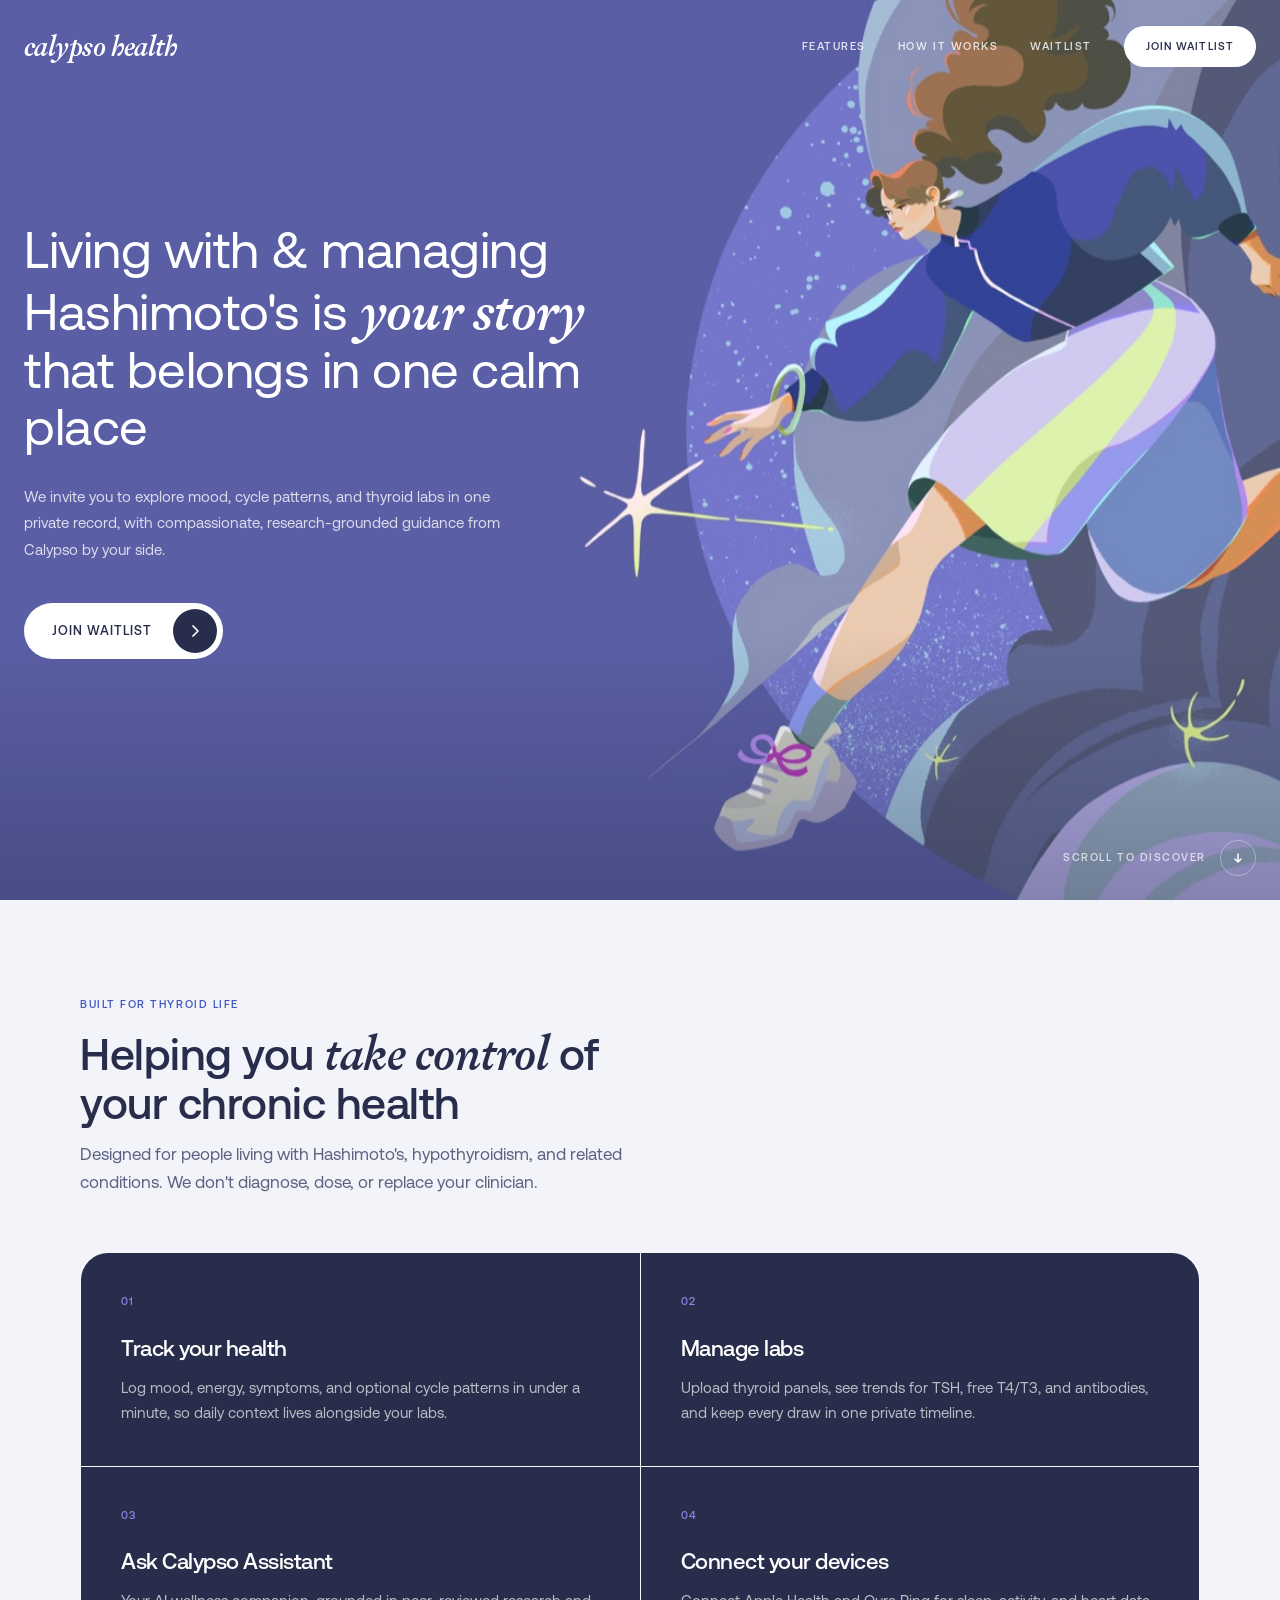
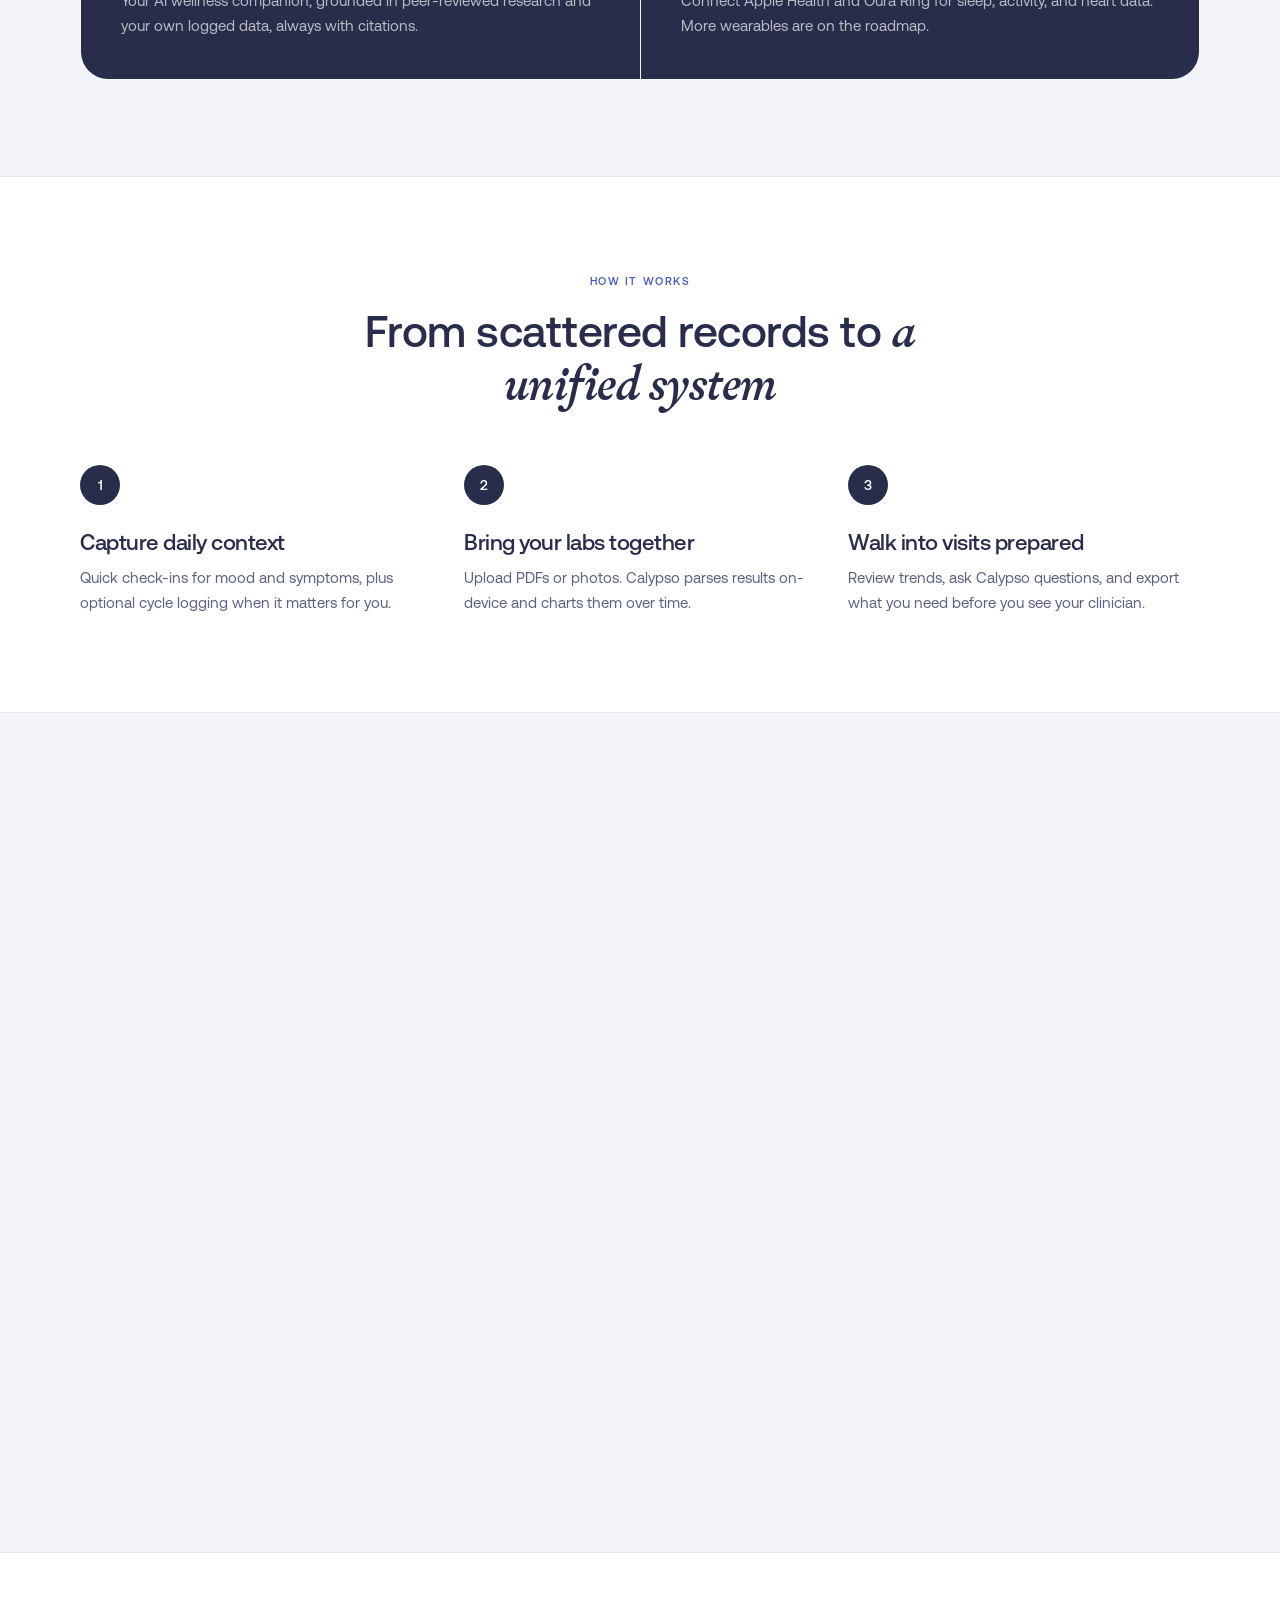
<file: index.html>
<!DOCTYPE html>
<html lang="en">
<head>
  <meta charset="UTF-8" />
  <meta name="viewport" content="width=device-width, initial-scale=1" />
  <meta name="description" content="Calypso Health is a Hashimoto’s companion for mood, cycle, labs, and AI-guided wellness insights." />
  <meta name="theme-color" content="#5672db" />
  <title>Calypso Health | Hashimoto’s companion for mood, cycle &amp; labs</title>
  <link rel="canonical" href="https://calypsohealth.org/" />
  <link rel="icon" href="favicon.svg" type="image/svg+xml" />
  <meta property="og:type" content="website" />
  <meta property="og:site_name" content="Calypso Health" />
  <meta property="og:url" content="https://calypsohealth.org/" />
  <meta property="og:title" content="Calypso Health | Hashimoto’s companion for mood, cycle &amp; labs" />
  <meta property="og:description" content="Calypso Health is a Hashimoto’s companion for mood, cycle, labs, and AI-guided wellness insights." />
  <meta property="og:image" content="https://calypsohealth.org/images/og.png" />
  <meta property="og:image:width" content="1200" />
  <meta property="og:image:height" content="630" />
  <meta property="og:image:alt" content="Calypso Health landing page — Hashimoto’s companion for mood, cycle, and labs" />
  <meta name="twitter:card" content="summary_large_image" />
  <meta name="twitter:title" content="Calypso Health | Hashimoto’s companion for mood, cycle &amp; labs" />
  <meta name="twitter:description" content="Calypso Health is a Hashimoto’s companion for mood, cycle, labs, and AI-guided wellness insights." />
  <meta name="twitter:image" content="https://calypsohealth.org/images/og.png" />
  <link rel="stylesheet" href="styles.css?v=footer-credit" />
</head>
<body>
  <section class="hero-full" id="top">
    <div class="hero-bg" aria-hidden="true">
      <img
        class="hero-bg__photo"
        src="images/hero-illustration.jpg"
        srcset="images/hero-illustration-1440.jpg 1440w, images/hero-illustration.jpg 2880w"
        sizes="100vw"
        alt=""
        decoding="async"
        fetchpriority="high"
      />
    </div>
    <div class="hero-overlay" aria-hidden="true"></div>

    <header class="site-header">
      <a class="logo" href="#">calypso <span class="logo-health">health</span></a>
      <nav class="nav" aria-label="Primary">
        <a href="#features">Features</a>
        <a href="#how-it-works">How it works</a>
        <a href="#waitlist">Waitlist</a>
        <a href="#waitlist" class="nav-cta">Join waitlist</a>
      </nav>
    </header>

    <div class="hero-inner">
      <div class="hero-content">
        <h1>
          <span class="hero-nowrap">Living with &amp; managing</span> Hashimoto's is <em>your story</em> that belongs in one calm place
        </h1>
        <p class="hero-lead">
          We invite you to explore mood, cycle patterns, and thyroid labs in one private record, with compassionate, research-grounded guidance from Calypso by your side.
        </p>
        <a class="btn-hero" href="#waitlist">
          <span class="btn-hero__label">Join waitlist</span>
          <span class="btn-hero__icon" aria-hidden="true">
            <svg width="18" height="18" viewBox="0 0 18 18" fill="none">
              <path d="M7 4l5 5-5 5" stroke="currentColor" stroke-width="1.75" stroke-linecap="round" stroke-linejoin="round"/>
            </svg>
          </span>
        </a>
      </div>

    </div>

    <a class="scroll-hint" href="#features">
      <span>Scroll to discover</span>
      <span class="scroll-hint__icon" aria-hidden="true">
        <svg width="14" height="14" viewBox="0 0 14 14" fill="none">
          <path d="M7 3v8M4 8l3 3 3-3" stroke="currentColor" stroke-width="1.5" stroke-linecap="round" stroke-linejoin="round"/>
        </svg>
      </span>
    </a>
  </section>

  <main>
    <section class="features lazy-section" id="features">
      <div class="container">
        <div class="section-head lazy-item">
          <p class="eyebrow">Built for thyroid life</p>
          <h2>Helping you <em>take control</em> of your chronic health</h2>
          <p class="section-lead">Designed for people living with Hashimoto's, hypothyroidism, and related conditions. We don't diagnose, dose, or replace your clinician.</p>
        </div>

        <div class="feature-grid">
          <article class="feature-card lazy-item">
            <span class="feature-label">01</span>
            <h3>Track your health</h3>
            <p>Log mood, energy, symptoms, and optional cycle patterns in under a minute, so daily context lives alongside your labs.</p>
          </article>
          <article class="feature-card lazy-item">
            <span class="feature-label">02</span>
            <h3>Manage labs</h3>
            <p>Upload thyroid panels, see trends for TSH, free T4/T3, and antibodies, and keep every draw in one private timeline.</p>
          </article>
          <article class="feature-card lazy-item">
            <span class="feature-label">03</span>
            <h3>Ask Calypso Assistant</h3>
            <p>Your AI wellness companion, grounded in peer-reviewed research and your own logged data, always with citations.</p>
          </article>
          <article class="feature-card lazy-item">
            <span class="feature-label">04</span>
            <h3>Connect your devices</h3>
            <p>Connect Apple Health and Oura Ring for sleep, activity, and heart data. More wearables are on the roadmap.</p>
          </article>
        </div>
      </div>
    </section>

    <section class="how-it-works lazy-section" id="how-it-works">
      <div class="container">
        <div class="section-head section-head--center lazy-item">
          <p class="eyebrow">How it works</p>
          <h2>From scattered records to <em>a unified system</em></h2>
        </div>

        <ol class="steps">
          <li class="lazy-item">
            <span class="step-num">1</span>
            <div>
              <h3>Capture daily context</h3>
              <p>Quick check-ins for mood and symptoms, plus optional cycle logging when it matters for you.</p>
            </div>
          </li>
          <li class="lazy-item">
            <span class="step-num">2</span>
            <div>
              <h3>Bring your labs together</h3>
              <p>Upload PDFs or photos. Calypso parses results on-device and charts them over time.</p>
            </div>
          </li>
          <li class="lazy-item">
            <span class="step-num">3</span>
            <div>
              <h3>Walk into visits prepared</h3>
              <p>Review trends, ask Calypso questions, and export what you need before you see your clinician.</p>
            </div>
          </li>
        </ol>
      </div>
    </section>

    <section class="waitlist lazy-section" id="waitlist">
      <div class="container waitlist-inner">
        <div class="waitlist-copy">
          <p class="eyebrow">Early access</p>
          <h2>Be first to try Calypso.</h2>
          <p>We're preparing a TestFlight beta for iPhone. Join the waitlist and we'll reach out when a spot opens.</p>
        </div>
        <form class="waitlist-form" id="waitlist-form" action="https://formsubmit.co/kelly@calypsoai.health" method="POST" novalidate>
          <label class="sr-only" for="email">Email address</label>
          <input type="email" id="email" name="email" placeholder="you@example.com" required autocomplete="email" />
          <input type="hidden" name="_subject" value="New Calypso waitlist signup" />
          <input type="hidden" name="_captcha" value="false" />
          <input type="hidden" name="_template" value="table" />
          <input type="hidden" name="message" id="waitlist-message" value="" />
          <input type="hidden" name="_cc" value="andreea@calypsoai.health" />
          <input type="hidden" name="_next" value="https://calypsohealth.org/?joined=1#waitlist" />
          <button type="submit" class="btn btn-primary" id="waitlist-submit">Join waitlist</button>
        </form>
        <p class="form-status" id="waitlist-status" role="status" aria-live="polite" hidden></p>
        <p class="form-note">No spam. Unsubscribe anytime. · Coming soon to iPhone<br />By joining, you agree we may email you about early access. See our <a href="privacy.html">Privacy Policy</a> and <a href="terms.html">Terms</a>.</p>
      </div>
    </section>

    <section class="disclaimer lazy-section">
      <div class="container">
        <p><strong>Important:</strong> Calypso Health does not diagnose conditions, recommend medication changes, or replace care from your clinician. All data is for your personal health record.</p>
      </div>
    </section>
  </main>

  <footer class="site-footer lazy-section">
    <div class="container footer-inner">
      <span class="footer-logo">calypso health</span>
      <span>© 2026 Calypso Health</span>
      <span class="footer-credit">Illustration by <a href="https://kimsalt.com/" target="_blank" rel="noopener noreferrer">Kim Salt</a></span>
      <nav class="footer-nav" aria-label="Footer">
        <a href="#features">Features</a>
        <a href="#waitlist">Waitlist</a>
        <a href="faq.html">FAQ</a>
        <a href="privacy.html">Privacy</a>
        <a href="terms.html">Terms</a>
        <a href="https://www.instagram.com/calypso_health/" target="_blank" rel="noopener noreferrer">Instagram</a>
        <a href="mailto:hello@calypsoai.health">Contact</a>
      </nav>
    </div>
  </footer>

  <script src="config.js"></script>
  <script>
    (function () {
      var reducedMotion = window.matchMedia("(prefers-reduced-motion: reduce)").matches;

      function revealSection(section) {
        if (section.classList.contains("is-visible")) return;
        section.classList.add("is-visible");
      }

      if (reducedMotion) {
        document.querySelectorAll(".lazy-section").forEach(revealSection);
      } else if ("IntersectionObserver" in window) {
        var sectionObserver = new IntersectionObserver(function (entries) {
          entries.forEach(function (entry) {
            if (entry.isIntersecting) {
              revealSection(entry.target);
              sectionObserver.unobserve(entry.target);
            }
          });
        }, { rootMargin: "0px 0px -8% 0px", threshold: 0.12 });

        document.querySelectorAll(".lazy-section").forEach(function (section) {
          sectionObserver.observe(section);
        });
      } else {
        document.querySelectorAll(".lazy-section").forEach(revealSection);
      }

      (function setupWaitlistForm() {
        var form = document.getElementById("waitlist-form");
        var input = document.getElementById("email");
        var btn = document.getElementById("waitlist-submit");
        var status = document.getElementById("waitlist-status");
        if (!form || !input || !btn || !status) return;

        var config = window.CALYPSO_CONFIG || {};
        var notifyEmails = config.notifyEmails || [config.notifyEmail || "kelly@calypsoai.health"];
        if (!Array.isArray(notifyEmails)) notifyEmails = [notifyEmails];
        var supabaseUrl = (config.supabaseUrl || "").replace(/\/$/, "");
        var supabaseAnonKey = config.supabaseAnonKey || "";

        function setStatus(message, type) {
          status.hidden = !message;
          status.textContent = message || "";
          status.className = "form-status" + (type ? " form-status--" + type : "");
        }

        function showSuccess() {
          btn.textContent = "You're on the list!";
          input.disabled = true;
          btn.disabled = true;
          setStatus("Thanks! We’ll email you when a TestFlight spot opens.", "success");
        }

        if (window.location.search.indexOf("joined=1") !== -1) {
          showSuccess();
        }

        function saveToSupabase(email) {
          if (!supabaseUrl || !supabaseAnonKey) return Promise.resolve(false);
          return fetch(supabaseUrl + "/rest/v1/waitlist_signups", {
            method: "POST",
            headers: {
              apikey: supabaseAnonKey,
              Authorization: "Bearer " + supabaseAnonKey,
              "Content-Type": "application/json",
              Prefer: "return=minimal",
            },
            body: JSON.stringify({ email: email, source: "website" }),
          })
            .then(function (res) {
              return res.ok;
            })
            .catch(function () {
              return false;
            });
        }

        function notifyTeam(email) {
          var message = email + " joined the Calypso Health waitlist.";
          var messageField = document.getElementById("waitlist-message");
          if (messageField) messageField.value = message;

          var payload = {
            email: email,
            _subject: "New Calypso waitlist signup",
            _template: "table",
            _captcha: "false",
            message: message,
          };

          return Promise.all(
            notifyEmails.map(function (recipient) {
              return fetch("https://formsubmit.co/ajax/" + encodeURIComponent(recipient), {
                method: "POST",
                headers: {
                  "Content-Type": "application/json",
                  Accept: "application/json",
                },
                body: JSON.stringify(payload),
              })
                .then(function (res) {
                  return res.text().then(function (text) {
                    if (!res.ok) return false;
                    try {
                      var data = JSON.parse(text);
                      return Boolean(
                        data &&
                          (data.success === true ||
                            data.success === "true" ||
                            data.message ||
                            data.result === "success")
                      );
                    } catch (_) {
                      return true;
                    }
                  });
                })
                .catch(function () {
                  return false;
                });
            })
          ).then(function (results) {
            return results.some(Boolean);
          });
        }

        form.addEventListener("submit", function onSubmit(e) {
          e.preventDefault();

          var email = (input.value || "").trim().toLowerCase();
          if (!email || !input.checkValidity()) {
            setStatus("Please enter a valid email address.", "error");
            input.focus();
            return;
          }

          btn.disabled = true;
          btn.textContent = "Joining…";
          setStatus("");

          Promise.all([notifyTeam(email), saveToSupabase(email)]).then(function (results) {
            if (results[0] || results[1]) {
              showSuccess();
              return;
            }

            form.removeEventListener("submit", onSubmit);
            HTMLFormElement.prototype.submit.call(form);
          });
        });
      })();
    })();
  </script>
</body>
</html>
</file>
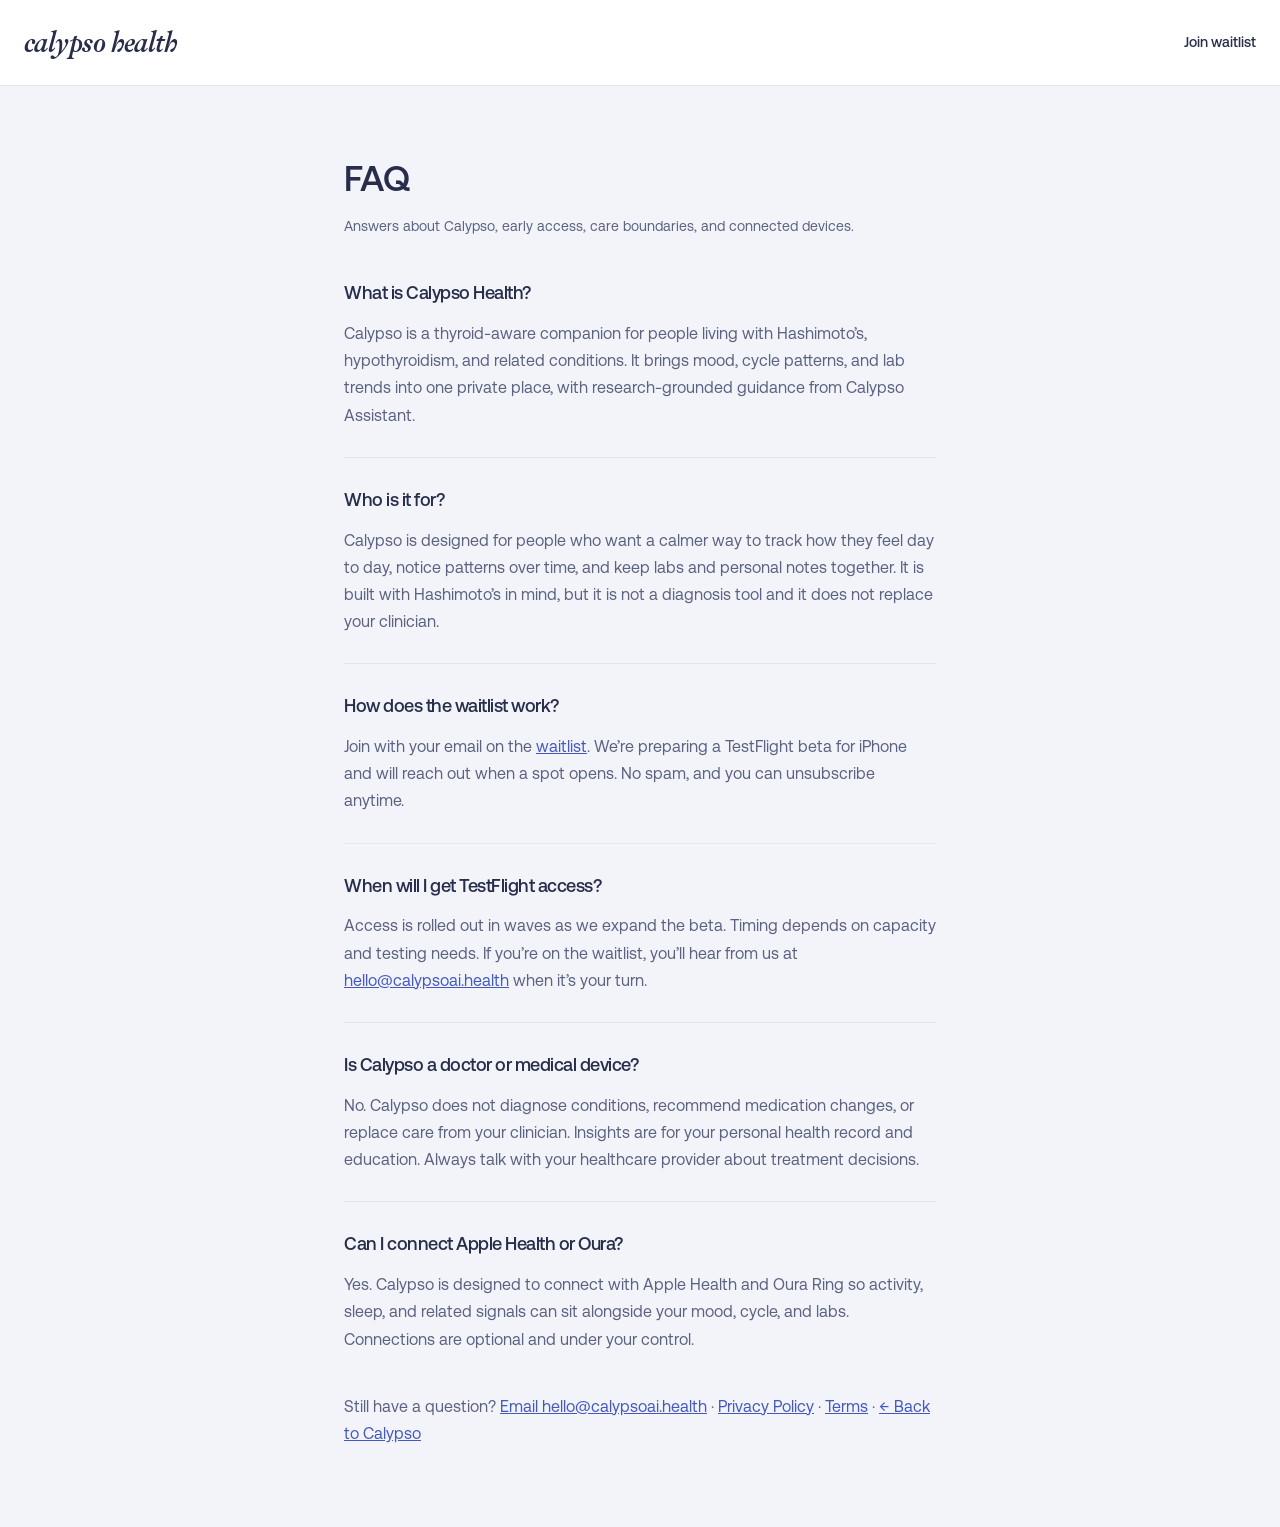
<file: faq.html>
<!DOCTYPE html>
<html lang="en">
<head>
  <meta charset="UTF-8" />
  <meta name="viewport" content="width=device-width, initial-scale=1" />
  <meta name="description" content="FAQ for Calypso Health — Hashimoto’s companion for mood, cycle, labs, waitlist access, and connected devices." />
  <meta name="theme-color" content="#5672db" />
  <title>FAQ | Calypso Health</title>
  <link rel="icon" href="favicon.svg" type="image/svg+xml" />
  <link rel="stylesheet" href="styles.css?v=aeonik-ess" />
  <style>
    .legal {
      max-width: 40rem;
      margin: 0 auto;
      padding: 4rem 1.5rem 5rem;
      font-family: var(--font);
    }
    .legal h1 {
      margin: 0 0 0.5rem;
      font-family: var(--font-heading);
      font-size: clamp(1.75rem, 4vw, 2.25rem);
      font-weight: 500;
      color: var(--navy);
    }
    .legal .updated {
      margin: 0 0 2.5rem;
      font-size: 0.875rem;
      color: var(--text-muted);
    }
    .legal h2 {
      margin: 0 0 0.75rem;
      font-size: 1.125rem;
      color: var(--navy);
    }
    .faq-item {
      margin: 0 0 1.75rem;
      padding-bottom: 1.75rem;
      border-bottom: 1px solid var(--border);
    }
    .faq-item:last-of-type {
      border-bottom: none;
      margin-bottom: 0;
      padding-bottom: 0;
    }
    .legal p,
    .legal li {
      color: var(--text-muted);
      line-height: 1.7;
    }
    .legal p {
      margin: 0;
    }
    .legal a {
      color: var(--primary-dark);
      text-decoration: underline;
    }
    .legal-nav {
      display: flex;
      justify-content: space-between;
      align-items: center;
      padding: 1.25rem 1.5rem;
      border-bottom: 1px solid var(--border);
      background: var(--surface);
    }
    .legal-nav a:last-child {
      color: var(--navy);
      font-size: 0.875rem;
      font-weight: 600;
      text-decoration: none;
    }
  </style>
</head>
<body>
  <header class="legal-nav">
    <a class="logo" href="index.html" style="color: var(--navy);">calypso <span class="logo-health">health</span></a>
    <a href="index.html#waitlist">Join waitlist</a>
  </header>

  <main class="legal">
    <h1>FAQ</h1>
    <p class="updated">Answers about Calypso, early access, care boundaries, and connected devices.</p>

    <div class="faq-item">
      <h2>What is Calypso Health?</h2>
      <p>
        Calypso is a thyroid-aware companion for people living with Hashimoto’s, hypothyroidism, and related conditions.
        It brings mood, cycle patterns, and lab trends into one private place, with research-grounded guidance from Calypso Assistant.
      </p>
    </div>

    <div class="faq-item">
      <h2>Who is it for?</h2>
      <p>
        Calypso is designed for people who want a calmer way to track how they feel day to day, notice patterns over time,
        and keep labs and personal notes together. It is built with Hashimoto’s in mind, but it is not a diagnosis tool
        and it does not replace your clinician.
      </p>
    </div>

    <div class="faq-item">
      <h2>How does the waitlist work?</h2>
      <p>
        Join with your email on the
        <a href="index.html#waitlist">waitlist</a>.
        We’re preparing a TestFlight beta for iPhone and will reach out when a spot opens.
        No spam, and you can unsubscribe anytime.
      </p>
    </div>

    <div class="faq-item">
      <h2>When will I get TestFlight access?</h2>
      <p>
        Access is rolled out in waves as we expand the beta. Timing depends on capacity and testing needs.
        If you’re on the waitlist, you’ll hear from us at
        <a href="mailto:hello@calypsoai.health">hello@calypsoai.health</a>
        when it’s your turn.
      </p>
    </div>

    <div class="faq-item">
      <h2>Is Calypso a doctor or medical device?</h2>
      <p>
        No. Calypso does not diagnose conditions, recommend medication changes, or replace care from your clinician.
        Insights are for your personal health record and education. Always talk with your healthcare provider about
        treatment decisions.
      </p>
    </div>

    <div class="faq-item">
      <h2>Can I connect Apple Health or Oura?</h2>
      <p>
        Yes. Calypso is designed to connect with Apple Health and Oura Ring so activity, sleep, and related signals
        can sit alongside your mood, cycle, and labs. Connections are optional and under your control.
      </p>
    </div>

    <p style="margin-top: 2.5rem;">
      Still have a question?
      <a href="mailto:hello@calypsoai.health">Email hello@calypsoai.health</a>
      ·
      <a href="privacy.html">Privacy Policy</a>
      ·
      <a href="terms.html">Terms</a>
      ·
      <a href="index.html">← Back to Calypso</a>
    </p>
  </main>
</body>
</html>
</file>
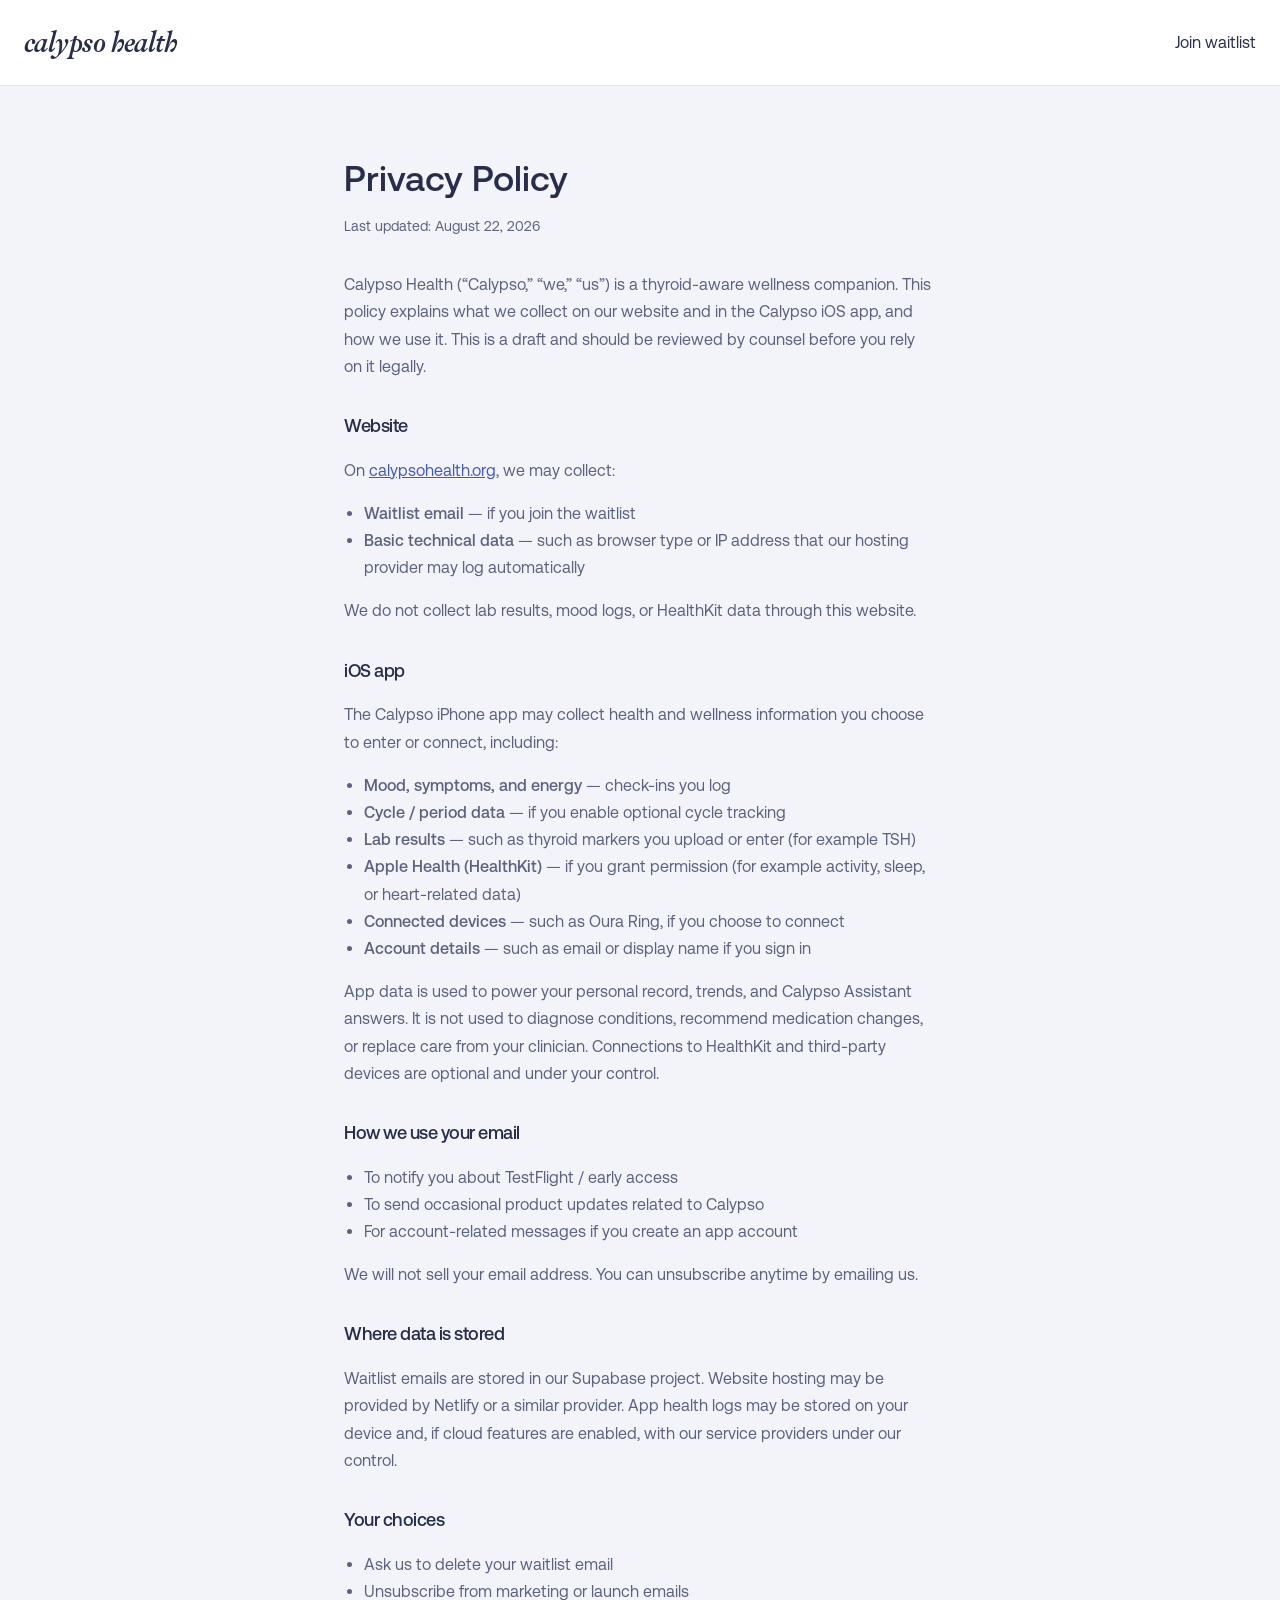
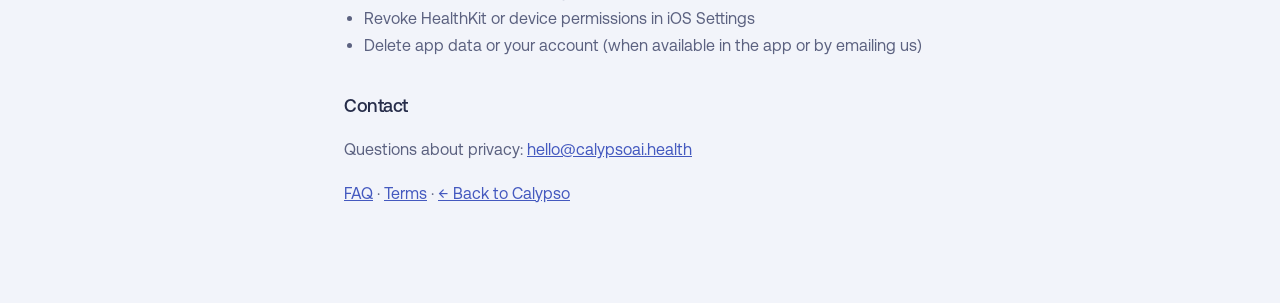
<file: privacy.html>
<!DOCTYPE html>
<html lang="en">
<head>
  <meta charset="UTF-8" />
  <meta name="viewport" content="width=device-width, initial-scale=1" />
  <meta name="description" content="Privacy Policy for Calypso Health." />
  <meta name="theme-color" content="#5672db" />
  <title>Privacy Policy | Calypso Health</title>
  <link rel="icon" href="favicon.svg" type="image/svg+xml" />
  <link rel="stylesheet" href="styles.css?v=aeonik-ess" />
  <style>
    .legal {
      max-width: 40rem;
      margin: 0 auto;
      padding: 4rem 1.5rem 5rem;
      font-family: var(--font);
    }
    .legal h1 {
      margin: 0 0 0.5rem;
      font-family: var(--font-heading);
      font-size: clamp(1.75rem, 4vw, 2.25rem);
      font-weight: 500;
      color: var(--navy);
    }
    .legal .updated {
      margin: 0 0 2rem;
      font-size: 0.875rem;
      color: var(--text-muted);
    }
    .legal h2 {
      margin: 2rem 0 0.75rem;
      font-size: 1.125rem;
      color: var(--navy);
    }
    .legal p,
    .legal li {
      color: var(--text-muted);
      line-height: 1.7;
    }
    .legal ul {
      padding-left: 1.25rem;
    }
    .legal a {
      color: var(--primary-dark);
      text-decoration: underline;
    }
    .legal-nav {
      display: flex;
      justify-content: space-between;
      align-items: center;
      padding: 1.25rem 1.5rem;
      border-bottom: 1px solid var(--border);
      background: var(--surface);
    }
  </style>
</head>
<body>
  <header class="legal-nav">
    <a class="logo" href="index.html" style="color: var(--navy);">calypso <span class="logo-health">health</span></a>
    <a href="index.html#waitlist">Join waitlist</a>
  </header>

  <main class="legal">
    <h1>Privacy Policy</h1>
    <p class="updated">Last updated: August 22, 2026</p>

    <p>
      Calypso Health (“Calypso,” “we,” “us”) is a thyroid-aware wellness companion.
      This policy explains what we collect on our website and in the Calypso iOS app, and how we use it.
      This is a draft and should be reviewed by counsel before you rely on it legally.
    </p>

    <h2>Website</h2>
    <p>On <a href="https://calypsohealth.org">calypsohealth.org</a>, we may collect:</p>
    <ul>
      <li><strong>Waitlist email</strong> — if you join the waitlist</li>
      <li><strong>Basic technical data</strong> — such as browser type or IP address that our hosting provider may log automatically</li>
    </ul>
    <p>We do not collect lab results, mood logs, or HealthKit data through this website.</p>

    <h2>iOS app</h2>
    <p>
      The Calypso iPhone app may collect health and wellness information you choose to enter or connect, including:
    </p>
    <ul>
      <li><strong>Mood, symptoms, and energy</strong> — check-ins you log</li>
      <li><strong>Cycle / period data</strong> — if you enable optional cycle tracking</li>
      <li><strong>Lab results</strong> — such as thyroid markers you upload or enter (for example TSH)</li>
      <li><strong>Apple Health (HealthKit)</strong> — if you grant permission (for example activity, sleep, or heart-related data)</li>
      <li><strong>Connected devices</strong> — such as Oura Ring, if you choose to connect</li>
      <li><strong>Account details</strong> — such as email or display name if you sign in</li>
    </ul>
    <p>
      App data is used to power your personal record, trends, and Calypso Assistant answers.
      It is not used to diagnose conditions, recommend medication changes, or replace care from your clinician.
      Connections to HealthKit and third-party devices are optional and under your control.
    </p>

    <h2>How we use your email</h2>
    <ul>
      <li>To notify you about TestFlight / early access</li>
      <li>To send occasional product updates related to Calypso</li>
      <li>For account-related messages if you create an app account</li>
    </ul>
    <p>We will not sell your email address. You can unsubscribe anytime by emailing us.</p>

    <h2>Where data is stored</h2>
    <p>
      Waitlist emails are stored in our Supabase project.
      Website hosting may be provided by Netlify or a similar provider.
      App health logs may be stored on your device and, if cloud features are enabled, with our service providers under our control.
    </p>

    <h2>Your choices</h2>
    <ul>
      <li>Ask us to delete your waitlist email</li>
      <li>Unsubscribe from marketing or launch emails</li>
      <li>Revoke HealthKit or device permissions in iOS Settings</li>
      <li>Delete app data or your account (when available in the app or by emailing us)</li>
    </ul>

    <h2>Contact</h2>
    <p>
      Questions about privacy:
      <a href="mailto:hello@calypsoai.health">hello@calypsoai.health</a>
    </p>

    <p><a href="faq.html">FAQ</a> · <a href="terms.html">Terms</a> · <a href="index.html">← Back to Calypso</a></p>
  </main>
</body>
</html>
</file>
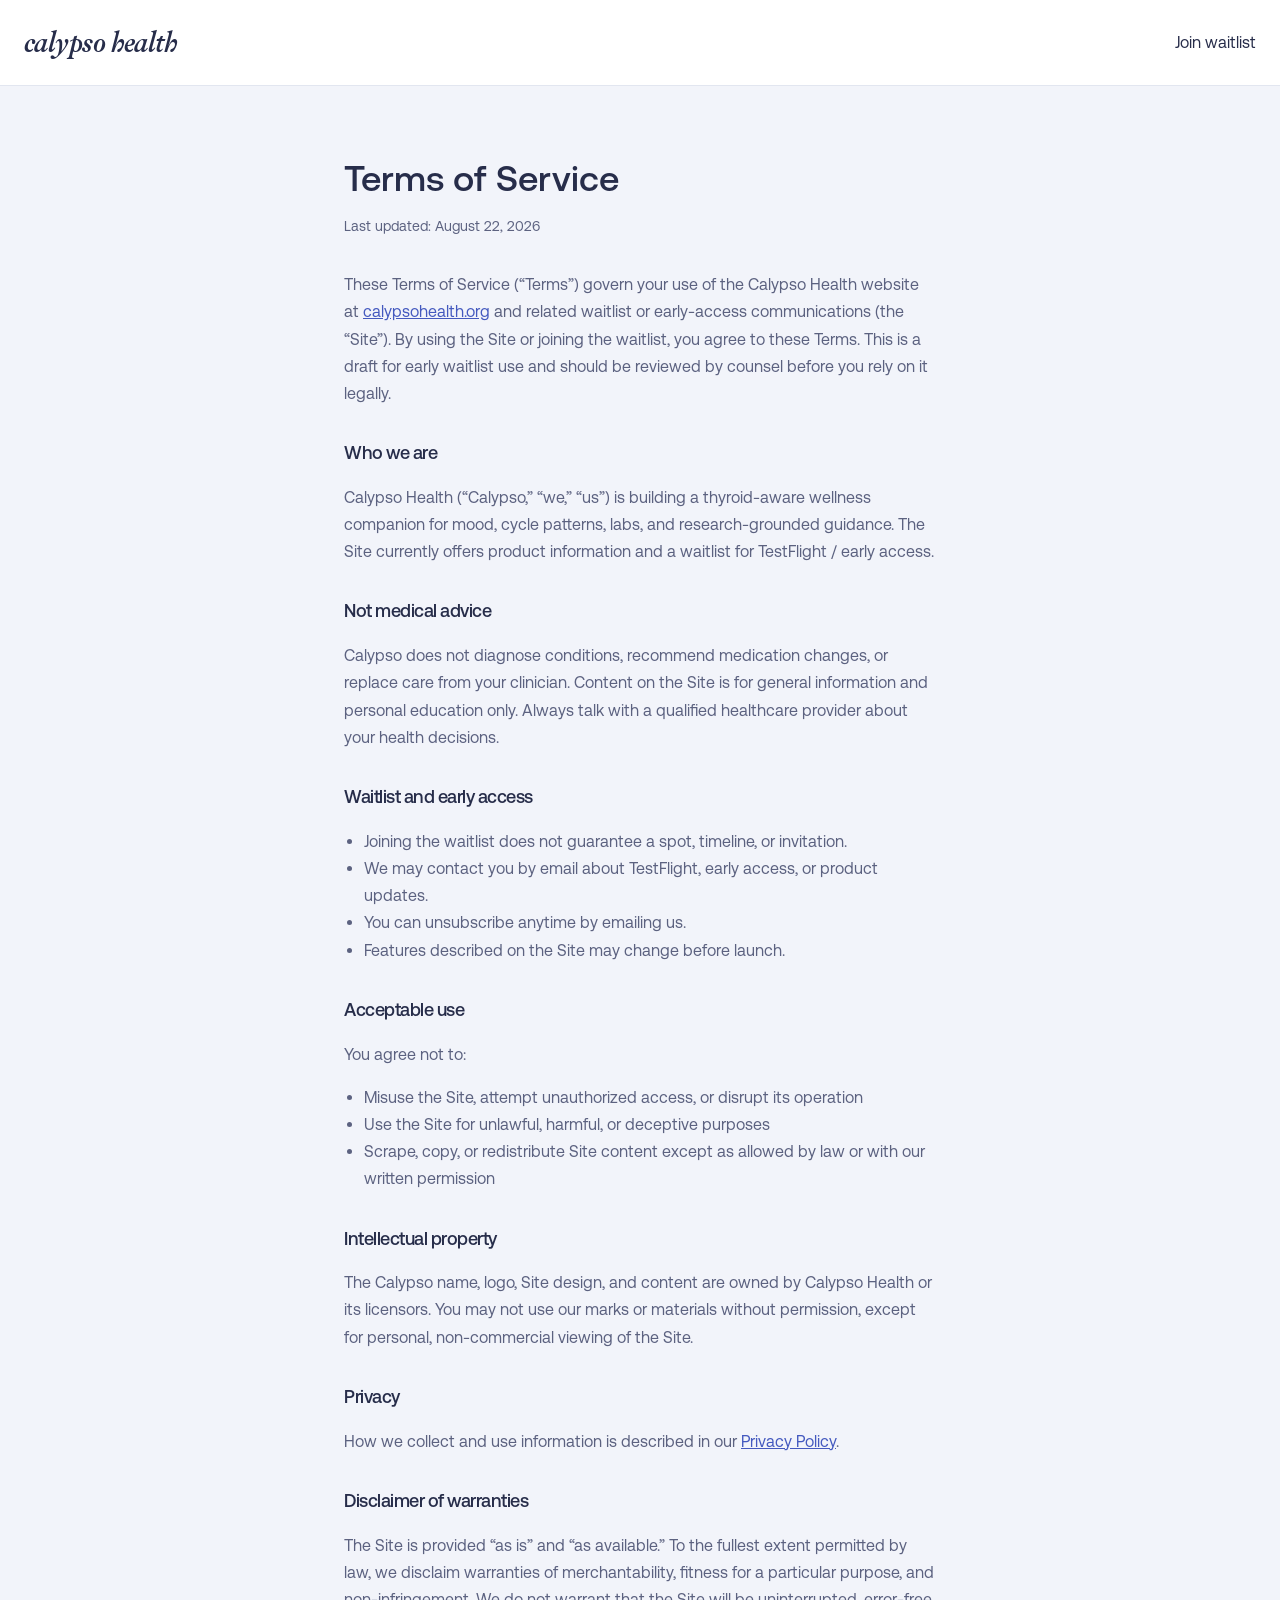
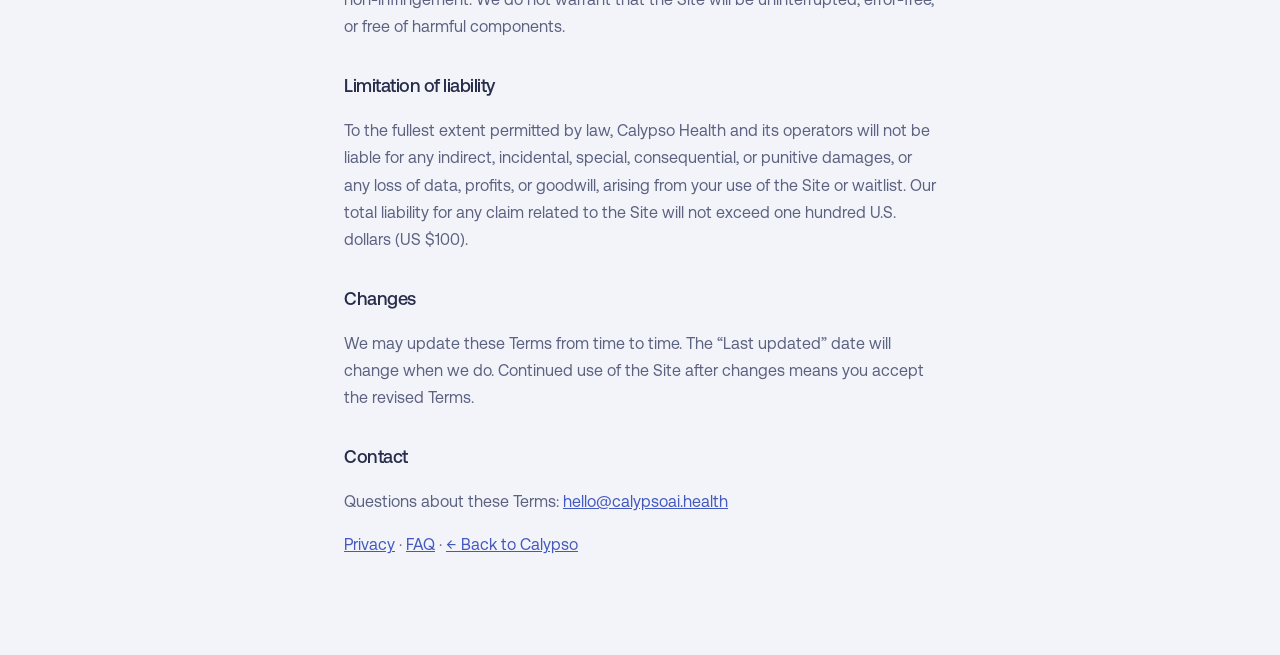
<file: terms.html>
<!DOCTYPE html>
<html lang="en">
<head>
  <meta charset="UTF-8" />
  <meta name="viewport" content="width=device-width, initial-scale=1" />
  <meta name="description" content="Terms of Service for Calypso Health." />
  <meta name="theme-color" content="#5672db" />
  <title>Terms of Service | Calypso Health</title>
  <link rel="icon" href="favicon.svg" type="image/svg+xml" />
  <link rel="stylesheet" href="styles.css?v=aeonik-ess" />
  <style>
    .legal {
      max-width: 40rem;
      margin: 0 auto;
      padding: 4rem 1.5rem 5rem;
      font-family: var(--font);
    }
    .legal h1 {
      margin: 0 0 0.5rem;
      font-family: var(--font-heading);
      font-size: clamp(1.75rem, 4vw, 2.25rem);
      font-weight: 500;
      color: var(--navy);
    }
    .legal .updated {
      margin: 0 0 2rem;
      font-size: 0.875rem;
      color: var(--text-muted);
    }
    .legal h2 {
      margin: 2rem 0 0.75rem;
      font-size: 1.125rem;
      color: var(--navy);
    }
    .legal p,
    .legal li {
      color: var(--text-muted);
      line-height: 1.7;
    }
    .legal ul {
      padding-left: 1.25rem;
    }
    .legal a {
      color: var(--primary-dark);
      text-decoration: underline;
    }
    .legal-nav {
      display: flex;
      justify-content: space-between;
      align-items: center;
      padding: 1.25rem 1.5rem;
      border-bottom: 1px solid var(--border);
      background: var(--surface);
    }
  </style>
</head>
<body>
  <header class="legal-nav">
    <a class="logo" href="index.html" style="color: var(--navy);">calypso <span class="logo-health">health</span></a>
    <a href="index.html#waitlist">Join waitlist</a>
  </header>

  <main class="legal">
    <h1>Terms of Service</h1>
    <p class="updated">Last updated: August 22, 2026</p>

    <p>
      These Terms of Service (“Terms”) govern your use of the Calypso Health website at
      <a href="https://calypsohealth.org">calypsohealth.org</a>
      and related waitlist or early-access communications (the “Site”).
      By using the Site or joining the waitlist, you agree to these Terms.
      This is a draft for early waitlist use and should be reviewed by counsel before you rely on it legally.
    </p>

    <h2>Who we are</h2>
    <p>
      Calypso Health (“Calypso,” “we,” “us”) is building a thyroid-aware wellness companion for mood, cycle patterns, labs, and research-grounded guidance.
      The Site currently offers product information and a waitlist for TestFlight / early access.
    </p>

    <h2>Not medical advice</h2>
    <p>
      Calypso does not diagnose conditions, recommend medication changes, or replace care from your clinician.
      Content on the Site is for general information and personal education only.
      Always talk with a qualified healthcare provider about your health decisions.
    </p>

    <h2>Waitlist and early access</h2>
    <ul>
      <li>Joining the waitlist does not guarantee a spot, timeline, or invitation.</li>
      <li>We may contact you by email about TestFlight, early access, or product updates.</li>
      <li>You can unsubscribe anytime by emailing us.</li>
      <li>Features described on the Site may change before launch.</li>
    </ul>

    <h2>Acceptable use</h2>
    <p>You agree not to:</p>
    <ul>
      <li>Misuse the Site, attempt unauthorized access, or disrupt its operation</li>
      <li>Use the Site for unlawful, harmful, or deceptive purposes</li>
      <li>Scrape, copy, or redistribute Site content except as allowed by law or with our written permission</li>
    </ul>

    <h2>Intellectual property</h2>
    <p>
      The Calypso name, logo, Site design, and content are owned by Calypso Health or its licensors.
      You may not use our marks or materials without permission, except for personal, non-commercial viewing of the Site.
    </p>

    <h2>Privacy</h2>
    <p>
      How we collect and use information is described in our
      <a href="privacy.html">Privacy Policy</a>.
    </p>

    <h2>Disclaimer of warranties</h2>
    <p>
      The Site is provided “as is” and “as available.”
      To the fullest extent permitted by law, we disclaim warranties of merchantability, fitness for a particular purpose, and non-infringement.
      We do not warrant that the Site will be uninterrupted, error-free, or free of harmful components.
    </p>

    <h2>Limitation of liability</h2>
    <p>
      To the fullest extent permitted by law, Calypso Health and its operators will not be liable for any indirect, incidental, special, consequential, or punitive damages, or any loss of data, profits, or goodwill, arising from your use of the Site or waitlist.
      Our total liability for any claim related to the Site will not exceed one hundred U.S. dollars (US $100).
    </p>

    <h2>Changes</h2>
    <p>
      We may update these Terms from time to time.
      The “Last updated” date will change when we do.
      Continued use of the Site after changes means you accept the revised Terms.
    </p>

    <h2>Contact</h2>
    <p>
      Questions about these Terms:
      <a href="mailto:hello@calypsoai.health">hello@calypsoai.health</a>
    </p>

    <p>
      <a href="privacy.html">Privacy</a>
      ·
      <a href="faq.html">FAQ</a>
      ·
      <a href="index.html">← Back to Calypso</a>
    </p>
  </main>
</body>
</html>
</file>
<file: styles.css>
:root {
  --primary: #5672db;
  --primary-dark: #4459bf;
  --lavender: #8b82e6;
  --mint: #62b896;
  --peach: #e5a67a;
  --blush: #f0c2cc;
  --navy: #272d4a;
  --bg: #f2f4fa;
  --accent-tint: #eef0fa;

  --accent: var(--primary);
  --accent-dark: var(--primary-dark);
  --accent-light: var(--accent-tint);
  --text: var(--navy);
  --text-muted: #5c6280;
  --surface: #ffffff;
  --border: #e2e6f0;
  --white: #ffffff;
  --radius: 28px;
  --radius-lg: 28px;
  --shadow: 0 4px 24px rgba(39, 45, 74, 0.08);
  --font: "Aeonik", -apple-system, BlinkMacSystemFont, "SF Pro Text", system-ui, sans-serif;
  --font-brand: "Sharp Serif Text", Georgia, serif;
  --font-heading: "Aeonik", var(--font);
  --font-heading-italic: "Sharp Serif Text", Georgia, serif;
  --font-hero: "Aeonik", var(--font);
  --font-hero-script: "Sharp Serif Text", Georgia, serif;
  --max-w: 1120px;
}

@font-face {
  font-family: "Sharp Serif Text";
  src:
    url("fonts/SharpSerifText-Medium.woff2") format("woff2"),
    url("fonts/SharpSerifText-Medium.woff") format("woff");
  font-weight: 500;
  font-style: normal;
  font-display: swap;
}

@font-face {
  font-family: "Sharp Serif Text";
  src:
    url("fonts/SharpSerifText-MediumItalic.woff2") format("woff2"),
    url("fonts/SharpSerifText-MediumItalic.woff") format("woff");
  font-weight: 500;
  font-style: italic;
  font-display: swap;
}

@font-face {
  font-family: "Aeonik";
  src:
    url("fonts/aeonik-light.woff2") format("woff2"),
    url("fonts/aeonik-light.woff") format("woff");
  font-weight: 300;
  font-style: normal;
  font-display: swap;
}

@font-face {
  font-family: "Aeonik";
  src:
    url("fonts/aeonik-lightitalic.woff2") format("woff2"),
    url("fonts/aeonik-lightitalic.woff") format("woff");
  font-weight: 300;
  font-style: italic;
  font-display: swap;
}

@font-face {
  font-family: "Aeonik";
  src:
    url("fonts/aeonik-regular.woff2") format("woff2"),
    url("fonts/aeonik-regular.woff") format("woff");
  font-weight: 400;
  font-style: normal;
  font-display: swap;
}

@font-face {
  font-family: "Aeonik";
  src:
    url("fonts/aeonik-regularitalic.woff2") format("woff2"),
    url("fonts/aeonik-regularitalic.woff") format("woff");
  font-weight: 400;
  font-style: italic;
  font-display: swap;
}

@font-face {
  font-family: "Aeonik";
  src:
    url("fonts/aeonik-medium.woff2") format("woff2"),
    url("fonts/aeonik-medium.woff") format("woff");
  font-weight: 500;
  font-style: normal;
  font-display: swap;
}

@font-face {
  font-family: "Aeonik";
  src:
    url("fonts/aeonik-mediumitalic.woff2") format("woff2"),
    url("fonts/aeonik-mediumitalic.woff") format("woff");
  font-weight: 500;
  font-style: italic;
  font-display: swap;
}

/* Essentials package has no SemiBold/Bold — map 600/700 to Medium. */
@font-face {
  font-family: "Aeonik";
  src:
    url("fonts/aeonik-medium.woff2") format("woff2"),
    url("fonts/aeonik-medium.woff") format("woff");
  font-weight: 600;
  font-style: normal;
  font-display: swap;
}

@font-face {
  font-family: "Aeonik";
  src:
    url("fonts/aeonik-medium.woff2") format("woff2"),
    url("fonts/aeonik-medium.woff") format("woff");
  font-weight: 700;
  font-style: normal;
  font-display: swap;
}

*,
*::before,
*::after {
  box-sizing: border-box;
}

html {
  scroll-behavior: smooth;
}

body {
  margin: 0;
  font-family: var(--font);
  font-size: 16px;
  line-height: 1.6;
  color: var(--text);
  background: var(--bg);
  -webkit-font-smoothing: antialiased;
}

img,
svg {
  display: block;
  max-width: 100%;
}

a {
  color: inherit;
  text-decoration: none;
}

.container {
  width: min(100% - 3rem, var(--max-w));
  margin-inline: auto;
}

.sr-only {
  position: absolute;
  width: 1px;
  height: 1px;
  padding: 0;
  margin: -1px;
  overflow: hidden;
  clip: rect(0, 0, 0, 0);
  white-space: nowrap;
  border: 0;
}

h2 {
  font-family: var(--font-heading);
  font-weight: 500;
  letter-spacing: -0.5px;
}

h3 {
  font-family: var(--font-heading);
  font-weight: 500;
  letter-spacing: -0.5px;
}

em {
  font-family: var(--font-heading-italic);
  font-style: italic;
  font-weight: 500;
}

/* ——— Full-screen hero ——— */

.hero-full {
  position: relative;
  min-height: 100vh;
  min-height: 100dvh;
  display: flex;
  flex-direction: column;
  color: var(--white);
  overflow: hidden;
}

.hero-bg {
  position: absolute;
  inset: 0;
  z-index: 0;
  background: #5a5ea5;
}

.hero-bg__photo {
  position: absolute;
  inset: 0;
  width: 100%;
  height: 100%;
  object-fit: cover;
  object-position: left center;
}

.hero-overlay {
  position: absolute;
  inset: 0;
  z-index: 1;
  background: linear-gradient(to top, rgba(39, 45, 74, 0.35) 0%, transparent 30%);
}

.site-header {
  position: relative;
  z-index: 2;
  display: flex;
  align-items: center;
  justify-content: space-between;
  gap: 2rem;
  padding: 2rem 3rem;
}

.logo,
.footer-logo {
  font-family: var(--font-brand);
  font-size: 1.75rem;
  font-weight: 500;
  font-style: italic;
  letter-spacing: -0.02em;
  color: inherit;
}

.logo-health {
  font-family: inherit;
  font-weight: inherit;
  font-style: inherit;
  letter-spacing: inherit;
}

.nav {
  display: flex;
  align-items: center;
  gap: 2rem;
  font-size: 0.6875rem;
  font-weight: 600;
  letter-spacing: 0.14em;
  text-transform: uppercase;
}

.nav a:not(.nav-cta) {
  color: rgba(255, 255, 255, 0.82);
  transition: color 0.2s ease;
}

.nav a:not(.nav-cta):hover {
  color: var(--white);
}

.nav-cta {
  padding: 0.75rem 1.375rem;
  border-radius: var(--radius);
  background: var(--white);
  color: var(--navy) !important;
  letter-spacing: 0.1em;
  transition: transform 0.2s ease, box-shadow 0.2s ease;
}

.nav-cta:hover {
  transform: translateY(-1px);
  box-shadow: 0 8px 24px rgba(0, 0, 0, 0.15);
}

.hero-inner {
  position: relative;
  z-index: 2;
  flex: 1;
  display: grid;
  grid-template-columns: minmax(0, min(40rem, 44vw));
  align-items: center;
  padding: 0 3rem 6rem;
  margin-top: -2rem;
}

.hero-content {
  display: flex;
  flex-direction: column;
  justify-content: center;
  max-width: 42rem;
  padding: 0;
}

.hero-content h1 {
  margin: 0 0 1.75rem;
  font-family: var(--font-hero);
  font-size: clamp(2.25rem, 4vw, 3.75rem);
  font-weight: 400;
  line-height: 1.12;
  letter-spacing: -0.5px;
}

.hero-nowrap {
  white-space: nowrap;
}

.hero-content h1 em {
  font-family: var(--font-hero-script);
  font-style: italic;
  font-weight: 500;
  font-size: 1.08em;
  letter-spacing: -0.01em;
}

.hero-lead {
  margin: 0 0 2.5rem;
  max-width: 32rem;
  font-size: 0.9375rem;
  font-weight: 400;
  line-height: 1.75;
  color: rgba(255, 255, 255, 0.78);
}

.btn-hero {
  display: inline-flex;
  align-items: center;
  gap: 0;
  width: fit-content;
  padding: 0.375rem 0.375rem 0.375rem 1.75rem;
  border-radius: var(--radius);
  background: var(--white);
  color: var(--navy);
  font-size: 0.8125rem;
  font-weight: 600;
  letter-spacing: 0.08em;
  text-transform: uppercase;
  transition: transform 0.2s ease, box-shadow 0.2s ease;
}

.btn-hero:hover {
  transform: translateY(-2px);
  box-shadow: 0 12px 32px rgba(0, 0, 0, 0.18);
}

.btn-hero__icon {
  display: grid;
  place-items: center;
  width: 2.75rem;
  height: 2.75rem;
  margin-left: 1.25rem;
  border-radius: var(--radius);
  background: var(--navy);
  color: var(--white);
}

.scroll-hint {
  position: absolute;
  z-index: 2;
  right: 3rem;
  bottom: 2.5rem;
  display: inline-flex;
  align-items: center;
  gap: 0.875rem;
  font-size: 0.6875rem;
  font-weight: 600;
  letter-spacing: 0.14em;
  text-transform: uppercase;
  color: rgba(255, 255, 255, 0.7);
  transition: color 0.2s ease;
}

.scroll-hint:hover {
  color: var(--white);
}

.scroll-hint__icon {
  display: grid;
  place-items: center;
  width: 2.25rem;
  height: 2.25rem;
  border-radius: var(--radius);
  border: 1px solid rgba(255, 255, 255, 0.35);
  color: var(--white);
}

/* ——— Lazy-loaded sections ——— */

.lazy-section {
  content-visibility: auto;
  contain-intrinsic-size: auto 520px;
}

@media (prefers-reduced-motion: no-preference) {
  .lazy-section:not(.is-visible) .section-head,
  .lazy-section:not(.is-visible) .lazy-item,
  .lazy-section:not(.is-visible) .waitlist-inner,
  .lazy-section:not(.is-visible) .footer-inner,
  .lazy-section:not(.is-visible) .container > p {
    opacity: 0;
    transform: translateY(1.5rem);
  }

  .lazy-section.is-visible .section-head,
  .lazy-section.is-visible .lazy-item,
  .lazy-section.is-visible .waitlist-inner,
  .lazy-section.is-visible .footer-inner,
  .lazy-section.is-visible .container > p {
    opacity: 1;
    transform: none;
    transition:
      opacity 0.65s ease,
      transform 0.65s cubic-bezier(0.22, 1, 0.36, 1);
  }

  .lazy-section.is-visible .lazy-item:nth-child(1) { transition-delay: 0.05s; }
  .lazy-section.is-visible .lazy-item:nth-child(2) { transition-delay: 0.12s; }
  .lazy-section.is-visible .lazy-item:nth-child(3) { transition-delay: 0.19s; }
  .lazy-section.is-visible .lazy-item:nth-child(4) { transition-delay: 0.26s; }
}

@media (prefers-reduced-motion: reduce) {
  .lazy-section .section-head,
  .lazy-section .lazy-item,
  .lazy-section .waitlist-inner,
  .lazy-section .footer-inner,
  .lazy-section .container > p {
    opacity: 1;
    transform: none;
  }
}

/* ——— Below-fold sections ——— */

.eyebrow {
  margin: 0 0 0.75rem;
  font-family: var(--font-heading);
  font-size: 0.6875rem;
  font-weight: 600;
  letter-spacing: 0.14em;
  text-transform: uppercase;
  color: var(--accent-dark);
}

.section-head {
  max-width: 560px;
  margin-bottom: 3.5rem;
}

.section-head--center {
  margin-inline: auto;
  text-align: center;
}

.section-head h2 {
  margin: 0 0 0.75rem;
  font-size: clamp(2rem, 4vw, 2.75rem);
  line-height: 1.12;
}

.section-head h2 em {
  font-family: var(--font-heading-italic);
  font-style: italic;
  font-weight: 500;
  font-size: 1.08em;
}

.section-lead {
  margin: 0;
  color: var(--text-muted);
  font-size: 1.0625rem;
  line-height: 1.65;
}

.features {
  padding: 6rem 0;
}

.feature-grid {
  display: grid;
  grid-template-columns: repeat(2, 1fr);
  gap: 1px;
  background: rgba(255, 255, 255, 0.18);
  border: 1px solid rgba(255, 255, 255, 0.18);
  border-radius: var(--radius-lg);
  overflow: hidden;
}

.feature-card {
  padding: 2.5rem;
  background: var(--navy);
  color: var(--white);
}

.feature-label {
  display: block;
  margin-bottom: 1.25rem;
  font-size: 0.6875rem;
  font-weight: 600;
  letter-spacing: 0.12em;
  color: var(--lavender);
}

.feature-card h3 {
  margin: 0 0 0.625rem;
  font-family: var(--font-heading);
  font-size: 1.375rem;
  font-weight: 500;
  color: var(--white);
}

.feature-card p {
  margin: 0;
  font-size: 0.9375rem;
  color: rgba(255, 255, 255, 0.68);
  line-height: 1.65;
}

.how-it-works {
  padding: 6rem 0;
  background: var(--surface);
  border-block: 1px solid var(--border);
}

.steps {
  list-style: none;
  margin: 0;
  padding: 0;
  display: grid;
  grid-template-columns: repeat(3, 1fr);
  gap: 2rem;
}

.steps li {
  display: flex;
  flex-direction: column;
  gap: 1.25rem;
}

.step-num {
  width: 2.5rem;
  height: 2.5rem;
  display: grid;
  place-items: center;
  border-radius: var(--radius);
  font-size: 0.875rem;
  font-weight: 700;
  color: var(--white);
  background: var(--navy);
}

.steps h3 {
  margin: 0 0 0.375rem;
  font-family: var(--font-heading);
  font-size: 1.375rem;
  font-weight: 500;
}

.steps p {
  margin: 0;
  font-size: 0.9375rem;
  color: var(--text-muted);
  line-height: 1.65;
}

.waitlist {
  padding: 6rem 0;
}

.waitlist-inner {
  padding: 4rem 3rem;
  border-radius: var(--radius-lg);
  background: var(--navy);
  color: var(--white);
  text-align: center;
}

.waitlist-copy h2 {
  margin: 0 0 0.75rem;
  font-size: clamp(2rem, 4vw, 2.5rem);
  color: var(--white);
}

.waitlist-copy p {
  margin: 0 auto 2rem;
  max-width: 440px;
  color: rgba(255, 255, 255, 0.72);
  line-height: 1.65;
}

.waitlist-inner .eyebrow {
  color: var(--blush);
}

.waitlist-form {
  display: flex;
  flex-wrap: wrap;
  gap: 0.75rem;
  justify-content: center;
  align-items: center;
  max-width: 440px;
  margin-inline: auto;
}

.waitlist-form input {
  flex: 1 1 220px;
  align-self: center;
  min-width: 0;
  height: 44px;
  max-height: 44px;
  padding: 0 1.25rem;
  border: none;
  border-radius: var(--radius);
  font-family: inherit;
  font-size: 0.9375rem;
  line-height: 44px;
  box-sizing: border-box;
}

.waitlist-form input:focus {
  outline: 2px solid var(--peach);
  outline-offset: 2px;
}

.btn {
  display: inline-flex;
  align-items: center;
  justify-content: center;
  padding: 0.875rem 1.5rem;
  border-radius: var(--radius);
  font-family: inherit;
  font-size: 0.8125rem;
  font-weight: 600;
  letter-spacing: 0.06em;
  text-transform: uppercase;
  border: none;
  cursor: pointer;
  transition: transform 0.15s ease, box-shadow 0.15s ease;
}

.btn-primary {
  background: var(--white);
  color: var(--navy);
}

.btn-primary:hover {
  transform: translateY(-1px);
  box-shadow: 0 8px 24px rgba(0, 0, 0, 0.15);
}

.form-note {
  margin: 1.25rem auto 0;
  max-width: 440px;
  font-size: 0.8125rem;
  color: rgba(255, 255, 255, 0.5);
  line-height: 1.55;
}

.form-note a {
  color: rgba(255, 255, 255, 0.85);
  text-decoration: underline;
  text-underline-offset: 2px;
}

.form-status {
  margin: 1rem auto 0;
  max-width: 440px;
  font-size: 0.875rem;
  font-weight: 600;
  line-height: 1.45;
}

.form-status--success {
  color: var(--mint);
}

.form-status--error {
  color: #ffb4a8;
}

.disclaimer {
  padding: 2rem 0 4rem;
}

.disclaimer p {
  margin: 0;
  padding: 1.25rem 1.5rem;
  border-radius: var(--radius);
  background: rgba(229, 166, 122, 0.15);
  border: 1px solid rgba(229, 166, 122, 0.35);
  font-size: 0.875rem;
  color: var(--navy);
  line-height: 1.65;
}

.site-footer {
  padding: 2rem 0 2.5rem;
  border-top: 1px solid var(--border);
  background: var(--surface);
}

.footer-inner {
  display: flex;
  align-items: center;
  justify-content: space-between;
  gap: 1rem;
  flex-wrap: wrap;
  font-size: 0.8125rem;
  color: var(--text-muted);
}

.footer-logo {
  font-size: 1.25rem;
  color: var(--navy);
}

.footer-credit a {
  color: var(--navy);
  text-decoration: underline;
  text-underline-offset: 2px;
}

.footer-credit a:hover {
  color: var(--accent-dark);
}

.footer-nav {
  display: flex;
  gap: 1.5rem;
  font-size: 0.6875rem;
  font-weight: 600;
  letter-spacing: 0.1em;
  text-transform: uppercase;
}

.footer-nav a:hover {
  color: var(--text);
}

/* ——— Responsive ——— */

@media (max-width: 1280px) {
  .site-header {
    padding: 1.5rem 1.5rem;
  }

  .hero-inner {
    padding: 0 1.5rem 5rem;
  }

  .scroll-hint {
    right: 1.5rem;
    bottom: 1.5rem;
  }
}

@media (max-width: 900px), (max-aspect-ratio: 1/1) {
  .hero-bg__photo {
    top: auto;
    height: 58%;
    object-position: 70% top;
  }

  .hero-overlay {
    background:
      linear-gradient(to bottom, #5a5ea5 0%, #5a5ea5 42%, rgba(90, 94, 165, 0) 60%),
      linear-gradient(to top, rgba(39, 45, 74, 0.35) 0%, transparent 30%);
  }

  .hero-inner {
    grid-template-columns: 1fr;
    margin-top: 0;
    padding-top: 1.5rem;
    align-items: start;
  }

  .hero-content {
    text-align: center;
    align-items: center;
    margin-inline: auto;
    margin-top: 0;
  }

  .hero-content h1 {
    margin-top: 0;
    font-size: clamp(2.5rem, 5.5vw, 3.75rem);
  }

  .hero-nowrap {
    white-space: normal;
  }

  .hero-lead {
    margin-inline: auto;
  }
}

@media (max-width: 960px) {
  .steps {
    grid-template-columns: 1fr;
    gap: 2.5rem;
  }
}

@media (max-width: 720px) {
  .nav a:not(.nav-cta) {
    display: none;
  }

  .feature-grid {
    grid-template-columns: 1fr;
  }

  .waitlist-inner {
    padding: 2.5rem 1.5rem;
  }

  .waitlist-form {
    flex-direction: column;
    align-items: stretch;
  }

  .waitlist-form input,
  .waitlist-form .btn {
    width: 100%;
  }

  .waitlist-form input {
    flex: 0 0 auto;
    width: 100%;
    height: 30px;
    max-height: 30px;
    padding: 0 1rem;
    font-size: 0.875rem;
    line-height: 30px;
    box-sizing: border-box;
  }

  .scroll-hint span:first-child {
    display: none;
  }
}
</file>
